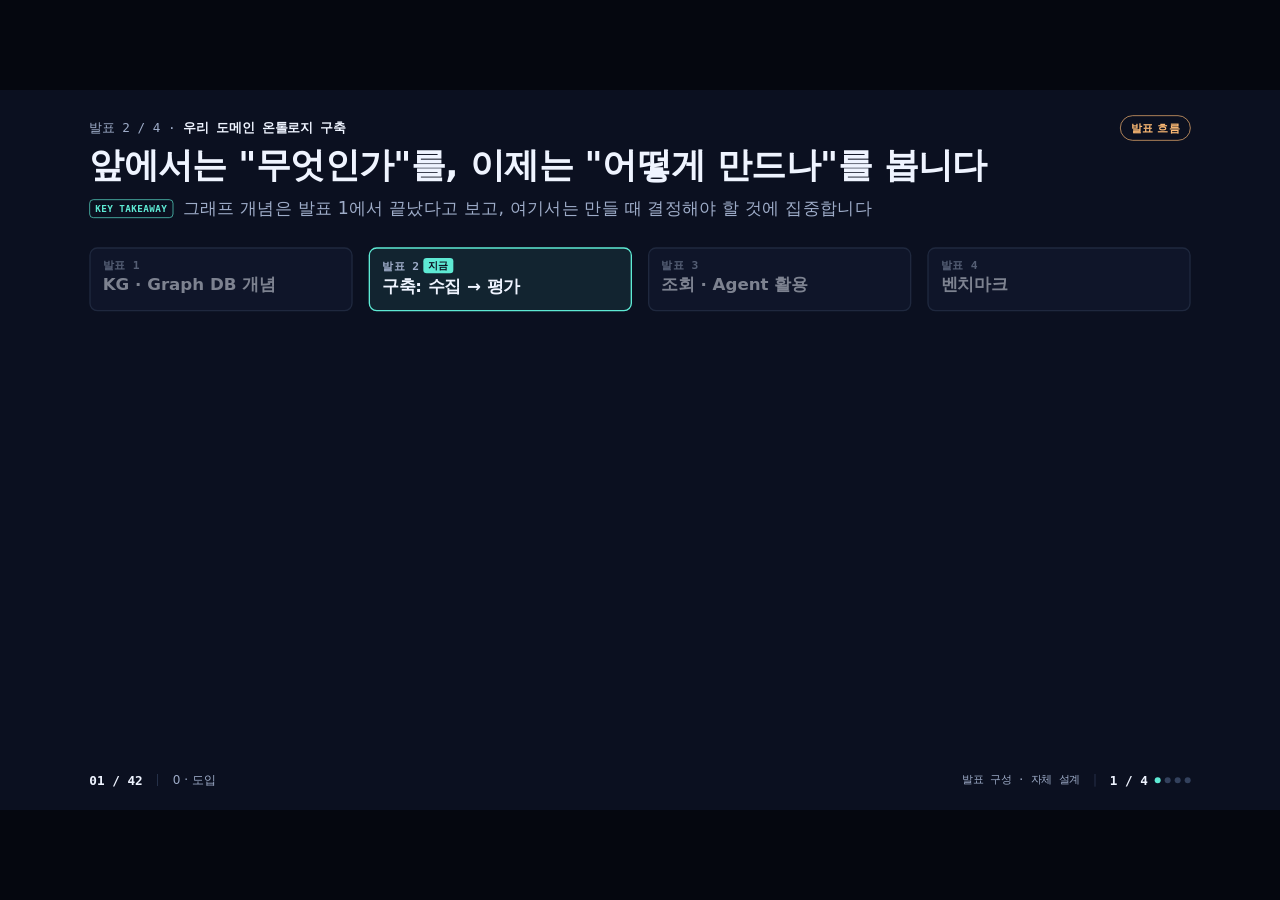
<file: presentation/index.html>
<!doctype html>
<html lang="ko">
<head>
<meta charset="utf-8">
<meta name="viewport" content="width=device-width, initial-scale=1">
<link rel="icon" href="data:,">
<title>Enterprise Brain · 발표 2 · 온톨로지 구축</title>
<link rel="stylesheet" href="css/tokens.css">
<link rel="stylesheet" href="css/frame.css">
<link rel="stylesheet" href="css/components.css">
<link rel="stylesheet" href="css/motion.css">
<link rel="stylesheet" href="css/v3.css">
<link rel="stylesheet" href="css/readable.css">
</head>
<body>
<!-- shared arrow markers -->
<svg width="0" height="0" style="position:absolute" aria-hidden="true">
  <defs>
    <marker id="ar-green" viewBox="0 0 10 10" refX="8.5" refY="5" markerWidth="12" markerHeight="12" markerUnits="userSpaceOnUse" orient="auto"><path d="M0,0 L10,5 L0,10 z" fill="#34D399"/></marker>
    <marker id="ar-blue" viewBox="0 0 10 10" refX="8.5" refY="5" markerWidth="12" markerHeight="12" markerUnits="userSpaceOnUse" orient="auto"><path d="M0,0 L10,5 L0,10 z" fill="#60A5FA"/></marker>
    <marker id="ar-purple" viewBox="0 0 10 10" refX="8.5" refY="5" markerWidth="12" markerHeight="12" markerUnits="userSpaceOnUse" orient="auto"><path d="M0,0 L10,5 L0,10 z" fill="#B794F4"/></marker>
    <marker id="ar-orange" viewBox="0 0 10 10" refX="8.5" refY="5" markerWidth="12" markerHeight="12" markerUnits="userSpaceOnUse" orient="auto"><path d="M0,0 L10,5 L0,10 z" fill="#FDBA74"/></marker>
    <marker id="ar-red" viewBox="0 0 10 10" refX="8.5" refY="5" markerWidth="12" markerHeight="12" markerUnits="userSpaceOnUse" orient="auto"><path d="M0,0 L10,5 L0,10 z" fill="#FB7185"/></marker>
    <marker id="ar-mint" viewBox="0 0 10 10" refX="8" refY="5" markerWidth="15" markerHeight="15" markerUnits="userSpaceOnUse" orient="auto"><path d="M0,0 L10,5 L0,10 z" fill="#5EEAD4"/></marker>
    <marker id="ar-sub" viewBox="0 0 10 10" refX="8.5" refY="5" markerWidth="12" markerHeight="12" markerUnits="userSpaceOnUse" orient="auto"><path d="M0,0 L10,5 L0,10 z" fill="#9EACC8"/></marker>
    <marker id="ar-gray" viewBox="0 0 10 10" refX="8.5" refY="5" markerWidth="12" markerHeight="12" markerUnits="userSpaceOnUse" orient="auto"><path d="M0,0 L10,5 L0,10 z" fill="#7C8AA8"/></marker>
    <marker id="ar-line" viewBox="0 0 10 10" refX="8.5" refY="5" markerWidth="12" markerHeight="12" markerUnits="userSpaceOnUse" orient="auto"><path d="M0,0 L10,5 L0,10 z" fill="#4A5A7C"/></marker>
    <marker id="ar-fg" viewBox="0 0 10 10" refX="8.5" refY="5" markerWidth="12" markerHeight="12" markerUnits="userSpaceOnUse" orient="auto"><path d="M0,0 L10,5 L0,10 z" fill="#EFF4FF"/></marker>
  </defs>
</svg>
<div class="stage" id="stage"></div>

<script src="js/engine/helpers.js"></script>
<script src="js/engine/render.js"></script>
<script src="js/engine/helpers-v3.js"></script>
<script src="js/deck.js"></script>
<script src="js/engine/nav.js"></script>
</body>
</html>
</file>
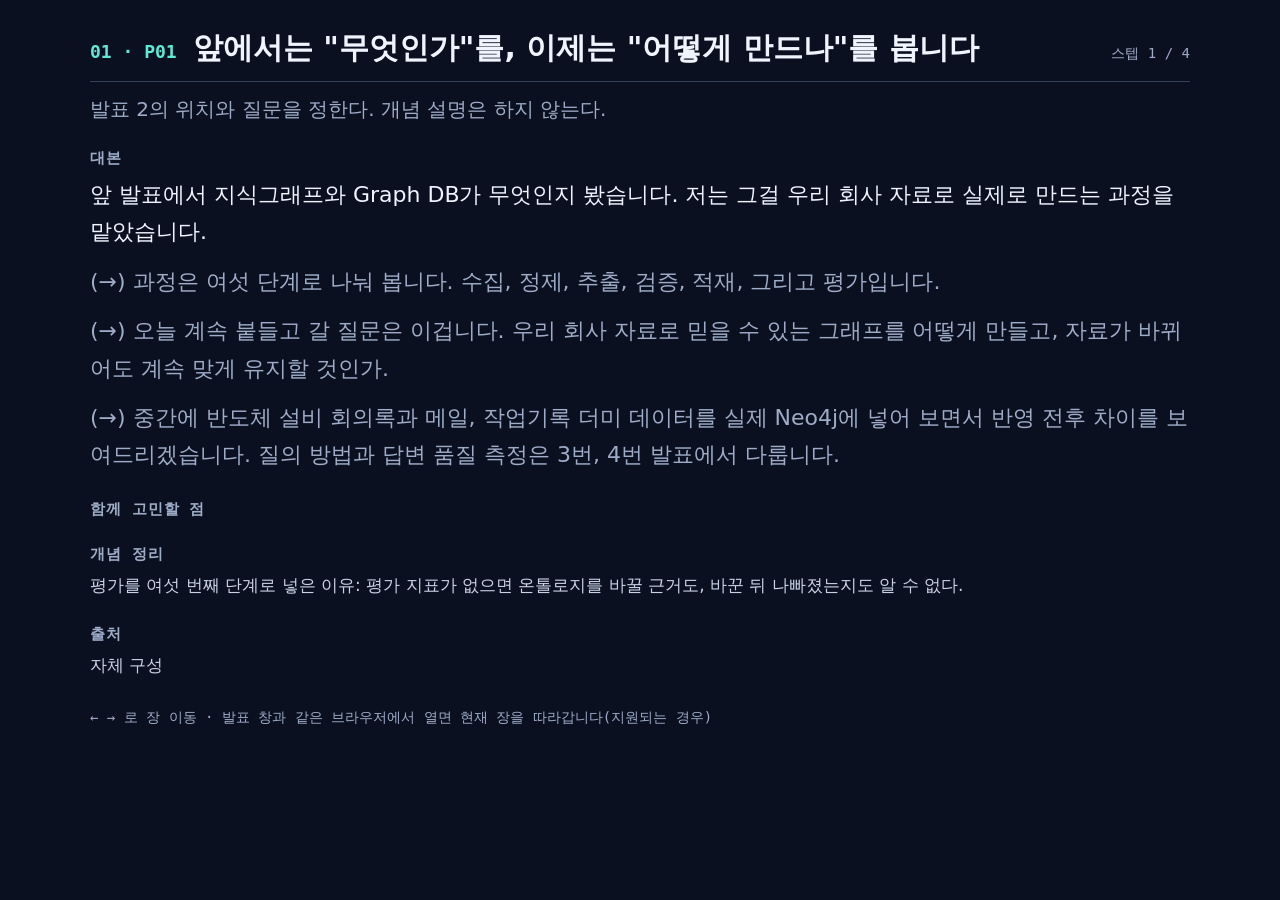
<file: presentation/notes.html>
<!doctype html>
<html lang="ko">
<head>
<meta charset="utf-8">
<meta name="viewport" content="width=device-width, initial-scale=1">
<link rel="icon" href="data:,">
<title>발표자 노트 · 발표 2</title>
<link rel="stylesheet" href="css/tokens.css">
<style>
  html,body{margin:0;background:#0B1020;color:#EFF4FF;font-family:var(--sans)}
  main{max-width:1100px;margin:0 auto;padding:28px 32px 80px}
  header{display:flex;align-items:baseline;gap:16px;border-bottom:1.5px solid #33415D;padding-bottom:12px}
  header .id{font:700 18px var(--mono);color:#5EEAD4}
  header h1{font-size:30px;margin:0}
  header .sync{margin-left:auto;font:14px var(--mono);color:#9EACC8}
  .convey{font-size:20px;color:#9EACC8;margin:14px 0 22px}
  h2{font:600 15px var(--mono);color:#9EACC8;text-transform:uppercase;letter-spacing:.06em;margin:26px 0 8px}
  .script p{font-size:22px;line-height:1.7;margin:0 0 12px;color:#9EACC8}
  .script p.cur{color:#EFF4FF}
  .md{font-size:17px;line-height:1.6;color:#C9D3E8;white-space:pre-wrap}
  .help{font:14px var(--mono);color:#9EACC8;margin-top:30px}
</style>
</head>
<body>
<main>
  <header><span class="id" id="id"></span><h1 id="title"></h1><span class="sync" id="sync"></span></header>
  <div class="convey" id="convey"></div>
  <h2>대본</h2><div class="script" id="script"></div>
  <h2>함께 고민할 점</h2><div class="md" id="discuss"></div>
  <h2>개념 정리</h2><div class="md" id="concept"></div>
  <h2>출처</h2><div class="md" id="src"></div>
  <div class="help">← → 로 장 이동 · 발표 창과 같은 브라우저에서 열면 현재 장을 따라갑니다(지원되는 경우)</div>
</main>
<!-- 노트는 각 슬라이드 파일(js/slides/<id>.js)의 notes에 있습니다. 순서는 js/deck.js의 ORDER. -->
<script src="js/engine/helpers.js"></script>
<script src="js/engine/render.js"></script>
<script src="js/engine/helpers-v3.js"></script>
<script src="js/deck.js"></script>
<script>
(function () {
  const slides = DECK.ordered();
  const ids = slides.map(s => s.id);
  let i = 0, step = 1;
  const esc = s => String(s || '').replace(/[&<>]/g, c => ({ '&': '&amp;', '<': '&lt;', '>': '&gt;' }[c]));
  const clean = s => esc(DECK.refs(s)).replace(/\*\*(.+?)\*\*/g, '$1').replace(/`([^`]+)`/g, '$1');
  const plain = s => String(s || '').replace(/<[^>]+>/g, '');
  function show() {
    const d = slides[i], n = d.notes || {};
    const script = Array.isArray(n.script) ? n.script : String(n.script || '').split('\n');
    document.getElementById('id').textContent = `${String(i + 1).padStart(2, '0')} · ${d.id}`;
    document.getElementById('title').textContent = plain(DECK.refs(d.title));
    document.getElementById('sync').textContent = `스텝 ${step} / ${d.steps}`;
    document.getElementById('convey').innerHTML = clean(n.convey);
    let k = 1;
    document.getElementById('script').innerHTML = script.map((l, j) => {
      if (j > 0 && String(l).startsWith('(→)')) k++;
      return `<p class="${k === step ? 'cur' : ''}">${clean(l)}</p>`;
    }).join('');
    document.getElementById('discuss').innerHTML = clean(n.discuss);
    document.getElementById('concept').innerHTML = clean(n.concept);
    document.getElementById('src').innerHTML = clean(n.src);
  }
  function go(id, s) { const k = ids.indexOf(id); if (k >= 0) { if (k !== i) scrollTo(0, 0); i = k; step = s || 1; show(); } }
  document.addEventListener('keydown', e => {
    if (e.key === 'ArrowRight') { i = Math.min(ids.length - 1, i + 1); step = 1; scrollTo(0, 0); show(); }
    if (e.key === 'ArrowLeft') { i = Math.max(0, i - 1); step = 1; scrollTo(0, 0); show(); }
  });
  try { const ch = new BroadcastChannel('eb-deck'); ch.onmessage = e => go(e.data.id, e.data.step); } catch (e) {}
  addEventListener('storage', e => { if (e.key === 'eb-deck-pos') try { const v = JSON.parse(e.newValue); go(v.id, v.step); } catch (x) {} });
  try { const v = JSON.parse(localStorage.getItem('eb-deck-pos')); if (v) { const k = ids.indexOf(v.id); if (k >= 0) { i = k; step = v.step; } } } catch (e) {}
  show();
})();
</script>
</body>
</html>
</file>
<file: presentation/css/tokens.css>
:root{
  --bg:#0B1020; --fg:#EFF4FF; --sub:#9EACC8; --line:#33415D; --panel:#0F162B; --node:#131B33; --gray:#7C8AA8;
  --blue:#60A5FA; --purple:#B794F4; --green:#34D399; --orange:#FDBA74; --red:#FB7185; --mint:#5EEAD4;
  --sans:"Pretendard","Pretendard Variable","Malgun Gothic","Apple SD Gothic Neo","Noto Sans KR",system-ui,sans-serif;
  --mono:"JetBrains Mono","D2Coding","Cascadia Mono",Consolas,"Malgun Gothic",monospace;
  --t-fast:.28s;
}
</file>
<file: presentation/css/frame.css>
html,body{margin:0;height:100%;background:#05070F;overflow:hidden;font-family:var(--sans);color:var(--fg)}
.stage{position:absolute;left:50%;top:50%;width:1920px;height:1080px;transform-origin:center center;background:var(--bg);overflow:hidden}
.slide{position:absolute;inset:0;display:none}
.slide.active{display:block}

.topbar{position:absolute;left:134px;right:134px;top:40px;height:32px;display:flex;justify-content:space-between;align-items:center;font:16px/1 var(--mono);color:var(--sub)}
.topbar b{color:var(--fg);font-weight:600}
.badge-sim{border:1.5px solid var(--orange);color:var(--orange);border-radius:999px;padding:7px 14px;font:600 15px/1 var(--sans);white-space:nowrap}
.title{position:absolute;left:134px;right:134px;top:84px;margin:0;font:700 48px/1.15 var(--sans);letter-spacing:-.01em}
.takeaway{position:absolute;left:134px;right:134px;top:158px;margin:0;font:400 23px/1.35 var(--sans);color:var(--sub);display:flex;gap:14px;align-items:center}
.takeaway .k{flex:none;font:600 13px/1 var(--mono);color:var(--mint);border:1.5px solid var(--mint);border-radius:6px;padding:6px 8px;letter-spacing:.04em;text-transform:uppercase}
.footer{position:absolute;left:134px;right:134px;bottom:30px;height:30px;display:flex;align-items:center;gap:22px;font:16px/1 var(--sans);color:var(--sub)}
.footer .pg{font:600 17px/1 var(--mono);color:var(--fg)}
.footer .sec{padding-left:22px;border-left:1.5px solid var(--line)}
.footer .src{margin-left:auto;font:14px/1 var(--mono);color:var(--sub);max-width:980px;white-space:nowrap;overflow:hidden;text-overflow:ellipsis}
.footer .step{display:flex;align-items:center;gap:10px;font:600 17px/1 var(--mono);color:var(--fg);padding-left:22px;border-left:1.5px solid var(--line)}
.dots{display:flex;gap:6px}
.dots i{width:9px;height:9px;border-radius:50%;background:var(--line)}
.dots i.on{background:var(--mint)}
.body{position:absolute;inset:0}
.badge-err:not(:empty){display:inline-block;margin-right:12px;background:var(--red,#FB7185);color:#111;border-radius:999px;padding:7px 14px;font:700 15px/1 var(--sans);cursor:help}
</file>
<file: presentation/css/components.css>
/* ---------- layout primitives ---------- */
.abs{position:absolute;box-sizing:border-box}
svg.ov{position:absolute;inset:0;width:1920px;height:1080px;overflow:visible;pointer-events:none}
svg text{font-family:var(--sans);fill:var(--fg)}

/* ---------- text ---------- */
.mono{font-family:var(--mono)}
.sub{color:var(--sub)} .dim{color:var(--line)}
.b{font-weight:700} .sb{font-weight:600}
.s14{font-size:14px}.s15{font-size:15px}.s16{font-size:16px}.s17{font-size:17px}.s18{font-size:18px}.s19{font-size:19px}.s20{font-size:20px}
.s22{font-size:22px}.s24{font-size:24px}.s26{font-size:26px}.s28{font-size:28px}.s30{font-size:30px}.s34{font-size:34px}.s40{font-size:40px}.s56{font-size:56px}
.c-green{color:var(--green)}.c-blue{color:var(--blue)}.c-purple{color:var(--purple)}.c-orange{color:var(--orange)}.c-red{color:var(--red)}.c-mint{color:var(--mint)}.c-fg{color:var(--fg)}.c-sub{color:var(--sub)}.c-bg{color:var(--bg)}
.lh{line-height:1.45}
.center{text-align:center}
.t{font-size:18px;line-height:1.45}

/* ---------- cards ---------- */
.card{background:var(--node);border:2px solid var(--line);border-radius:12px;padding:14px 18px;line-height:1.4}
.card.flat{background:transparent}
.card.panel{background:var(--panel)}
.card h4{margin:0 0 6px;font:700 21px/1.25 var(--sans)}
.card h5{margin:0 0 4px;font:600 15px/1.2 var(--mono);color:var(--sub);letter-spacing:.02em}
.card p{margin:2px 0;font-size:17px;color:var(--sub)}
.card .big{font:700 28px/1.2 var(--sans);color:var(--fg)}
.tone-green{border-color:var(--green)}.tone-blue{border-color:var(--blue)}.tone-purple{border-color:var(--purple)}
.tone-orange{border-color:var(--orange)}.tone-red{border-color:var(--red)}.tone-mint{border-color:var(--mint)}.tone-gray{border-color:var(--gray)}
.tone-ghost{border-style:dashed;border-color:var(--line);background:transparent}
.card.fill-mint{background:rgba(94,234,212,.09)}
.card.fill-red{background:rgba(251,113,133,.08)}
.card.fill-orange{background:rgba(253,186,116,.08)}
.card.fill-blue{background:rgba(96,165,250,.08)}
.dashed{border-style:dashed !important}
.dotted{border-style:dotted !important}

/* ---------- chips ---------- */
.chip{display:inline-block;padding:4px 10px;border-radius:7px;font:600 16px/1.25 var(--mono);border:1.8px solid var(--line);color:var(--fg);white-space:nowrap;vertical-align:middle;margin:2px 3px 2px 0}
.chip.cand{border-color:var(--blue);border-style:dashed;background:rgba(96,165,250,.10)}
.chip.ok{border-color:var(--mint);background:var(--mint);color:var(--bg)}
.chip.okl{border-color:var(--mint);color:var(--mint)}
.chip.rej{border-color:var(--red);border-style:dashed;color:var(--red)}
.chip.hold{border-color:var(--orange);border-style:dotted;color:var(--orange)}
.chip.src{border-color:var(--green);color:var(--green)}
.chip.llm{border-color:var(--blue);color:var(--blue)}
.chip.prog{border-color:var(--purple);color:var(--purple)}
.chip.gray{border-color:var(--gray);color:var(--sub)}
.chip.solid-red{border-color:var(--red);background:var(--red);color:var(--bg)}
.chip.sans{font-family:var(--sans)}
.chip.lg{font-size:19px;padding:6px 12px}
.chip.sm{font-size:14px;padding:3px 8px}
.strike-on{text-decoration:line-through;text-decoration-thickness:2px;opacity:.55}

/* ---------- graph nodes ---------- */
.node{display:flex;flex-direction:column;align-items:center;justify-content:center;text-align:center;background:var(--node);border:2px solid var(--gray);border-radius:12px;line-height:1.2;transition:border-color var(--t-fast),border-width var(--t-fast),box-shadow var(--t-fast)}
.node .l{font:700 21px/1.2 var(--sans)}
.node .s{font-size:15px;color:var(--sub);margin-top:4px}
.node.new{border:3.5px solid var(--mint);background:rgba(94,234,212,.10)}
.node.new .l{color:var(--mint)}
.node.ghost{border:2px dashed var(--line);background:transparent;color:var(--sub)}
.node.hl{border-color:var(--fg);border-width:3.5px}
.node.messy{border-color:var(--blue);border-style:dashed;background:rgba(96,165,250,.06)}
.pill{display:flex;align-items:center;justify-content:center;border-radius:999px;background:var(--panel);border:1.5px solid var(--line);font:600 14px/1 var(--mono);color:var(--sub);white-space:nowrap;padding:5px 10px;transform:translate(-50%,-50%)}
.pill.new{border:2px solid var(--mint);color:var(--mint)}
.pill.red{border:2px dashed var(--red);color:var(--red)}
.pill.solid{background:var(--mint);border-color:var(--mint);color:var(--bg);font-family:var(--sans);font-weight:700;font-size:16px}
.ring{border:3px dashed var(--red);border-radius:16px}
.num{display:inline-flex;align-items:center;justify-content:center;width:30px;height:30px;border-radius:50%;background:var(--red);color:var(--bg);font:700 16px/1 var(--mono)}
.num.mint{background:var(--mint)} .num.orange{background:var(--orange)} .num.blue{background:var(--blue)} .num.gray{background:var(--gray)}

/* ---------- svg lines ---------- */
.ln{fill:none;stroke-linecap:round}
.ln.c-green{stroke:var(--green)}.ln.c-blue{stroke:var(--blue)}.ln.c-purple{stroke:var(--purple)}.ln.c-orange{stroke:var(--orange)}
.ln.c-red{stroke:var(--red)}.ln.c-mint{stroke:var(--mint)}.ln.c-sub{stroke:var(--sub)}.ln.c-gray{stroke:var(--gray)}.ln.c-line{stroke:#4A5A7C}.ln.c-fg{stroke:var(--fg)}
.ln.dash{stroke-dasharray:9 7}
.ln.dot{stroke-dasharray:2 7}
.ln.gray-hl{stroke:var(--fg)}

/* ---------- tables ---------- */
table.tb{border-collapse:separate;border-spacing:0;width:100%;font-size:17px;line-height:1.35}
table.tb th{font:600 15px/1.2 var(--mono);color:var(--sub);text-align:left;padding:8px 12px;border-bottom:1.5px solid var(--line)}
table.tb td{padding:9px 12px;border-bottom:1px solid #222c45;vertical-align:top}
table.tb td.k{font-weight:700;white-space:nowrap}
table.tb tr.hl td{background:rgba(94,234,212,.07)}
table.tb.tight td{padding:6px 10px}

/* ---------- quotes / marks ---------- */
.quote{font-size:21px;line-height:1.5;border-left:4px solid var(--green);padding:4px 0 4px 16px}
.quote .n{font:600 14px var(--mono);color:var(--sub);margin-right:8px}
.mk{background-image:linear-gradient(transparent 58%,rgba(253,186,116,.0) 58%);background-repeat:no-repeat;background-size:100% 100%;transition:background-image var(--t-fast),color var(--t-fast);border-radius:2px}
.mk.on{background-image:linear-gradient(transparent 55%,rgba(253,186,116,.42) 55%)}
.mk.on.red{background-image:linear-gradient(transparent 55%,rgba(251,113,133,.45) 55%)}
.mk.on.mint{background-image:linear-gradient(transparent 55%,rgba(94,234,212,.38) 55%)}
.mk.on.blue{background-image:linear-gradient(transparent 55%,rgba(96,165,250,.40) 55%)}
.tag{display:inline-block;font:700 13px/1 var(--sans);padding:4px 7px;border-radius:5px;margin-left:6px;vertical-align:2px;color:var(--bg)}
.tag.mint{background:var(--mint)} .tag.orange{background:var(--orange)} .tag.red{background:var(--red)} .tag.blue{background:var(--blue)} .tag.gray{background:var(--gray)} .tag.purple{background:var(--purple)}
pre.code{margin:0;font:17px/1.42 var(--mono);color:var(--fg);white-space:pre}
pre.code .k{color:var(--purple)} pre.code .s{color:var(--green)} pre.code .p{color:var(--orange)}

/* ---------- misc ---------- */
.lane-h{display:flex;align-items:baseline;gap:10px;padding-bottom:8px;border-bottom:1.5px solid var(--line);margin-bottom:10px}
.lane-h .no{font:600 18px var(--mono);color:var(--line)}
.lane-h .nm{font:700 26px var(--sans);color:var(--sub)}
.lane-h .ac{margin-left:auto;font:14px var(--mono);color:var(--line)}
.lane{border:2px dashed var(--line);border-radius:16px;padding:14px 16px;background:transparent;transition:border-color var(--t-fast)}
.lane.on{border-style:solid;border-color:var(--lc)}
.lane.on .no{color:var(--lc)} .lane.on .nm{color:var(--fg)} .lane.on .ac{color:var(--sub)}
.arrow-txt{font:600 15px var(--sans);color:var(--sub)}
.stamp{display:inline-block;font:800 18px/1 var(--sans);padding:6px 12px;border:3px solid;border-radius:8px;transform:rotate(-6deg)}
.stamp.ok{color:var(--mint);border-color:var(--mint)} .stamp.rej{color:var(--red);border-color:var(--red)} .stamp.hold{color:var(--orange);border-color:var(--orange)}
.block{color:var(--red);font:700 18px var(--sans)}
.bar{height:10px;border-radius:5px;background:var(--mint)}
.kv{font:17px/1.6 var(--mono)} .kv .k{color:var(--sub)} .kv .v{color:var(--fg)}
.row{display:flex;gap:10px;align-items:center}
.col{display:flex;flex-direction:column;gap:8px}
.ul{margin:0;padding-left:20px} .ul li{margin:3px 0}

.faded{opacity:.5}
.ln.red-on{stroke:var(--red);stroke-width:3.5}
.row-rej{background:rgba(251,113,133,.09)}
.row-hold{background:rgba(253,186,116,.08)}
.focusrow{opacity:1 !important}
.stair{transition-property:opacity;}
</file>
<file: presentation/css/motion.css>
/* step visibility + focus (A-3) */
[data-v],[data-tr]{transition:opacity var(--t-fast) ease, transform .45s cubic-bezier(.3,.7,.2,1)}
.off{opacity:0 !important;pointer-events:none}
.is-past{opacity:.42}
.gone{opacity:0 !important;transition:opacity .2s ease .32s, transform .45s cubic-bezier(.3,.7,.2,1) !important}
/* draw: path with pathLength=1 */
path.draw{stroke-dasharray:1 1;stroke-dashoffset:0;transition:stroke-dashoffset .55s ease, opacity .15s}
path.draw.off{stroke-dashoffset:1}
/* pulse once on new */
@keyframes pulse1{0%{box-shadow:0 0 0 0 rgba(94,234,212,.55)}100%{box-shadow:0 0 0 14px rgba(94,234,212,0)}}
.is-new.pulse{animation:pulse1 .7s ease-out 1}
/* zoom (background cloud) */
.zoomable{transition:transform .6s cubic-bezier(.3,.7,.2,1), opacity .45s}
/* snap: finish running transitions instantly */
.instant *,.instant{transition:none !important;animation:none !important}
/* OS의 '동작 줄이기' 설정과 상관없이 효과를 켭니다. 끄려면 주소 끝에 ?motion=off */
.still *,.still *::before,.still *::after{transition:none !important;animation:none !important}
.zoomable.zoomed{transform:scale(2.4);opacity:.08 !important}
</file>
<file: presentation/css/v3.css>
/* v3 deck additions */
.cb{display:flex;align-items:center;gap:10px;padding:0 16px;border:2px solid var(--line);border-radius:10px;background:var(--node);font:600 19px/1.25 var(--sans);transition:border-color var(--t-fast),background var(--t-fast),opacity var(--t-fast),transform .55s cubic-bezier(.3,.7,.2,1)}
.cb.t-blue{border-color:var(--blue)}.cb.t-green{border-color:var(--green)}.cb.t-orange{border-color:var(--orange)}.cb.t-purple{border-color:var(--purple)}.cb.t-mint{border-color:var(--mint)}.cb.t-red{border-color:var(--red)}
.cb.center{justify-content:center;text-align:center}
.hd{display:flex;align-items:baseline;gap:10px;margin-bottom:8px}
.hd .no{font:700 18px var(--mono)}
.hd .nm{font:700 30px var(--sans)}
.cbx{display:inline-block;width:22px;height:22px;border:2.5px solid var(--sub);border-radius:5px;vertical-align:-4px;margin-right:12px}
table.tb.big td{padding:13px 14px;font-size:18px}
table.tb.big th{font-size:16px;padding:10px 14px}
table.tb.mid td{padding:10px 12px;font-size:17px}
table.tb td.ctr,table.tb th.ctr{text-align:center}
pre.code.s15{font-size:15px}pre.code.s16{font-size:16px}pre.code.s18{font-size:18px}
pre.code .c{color:var(--sub)} pre.code .r{color:var(--red)} pre.code .m{color:var(--mint)}
.card .ul li{color:var(--fg)}
.card .ul.sub li{color:var(--sub)}
.big40{font:700 40px/1.3 var(--sans)}
.big34{font:700 34px/1.3 var(--sans)}
.kbd{display:inline-block;font:600 15px/1 var(--mono);border:1.5px solid var(--sub);border-radius:5px;padding:4px 7px;color:var(--fg)}
.ax{font:600 16px var(--mono);color:var(--sub);letter-spacing:.03em}
.cell{display:flex;flex-direction:column;justify-content:center;gap:8px}
.q{font:600 15px var(--mono);color:var(--orange)}
table.tb.xl td{padding:20px 16px;font-size:20px;line-height:1.4}
table.tb.xl th{font-size:17px;padding:10px 16px}
table.tb.lg td{padding:14px 14px;font-size:19px}
table.tb.lg th{font-size:16px;padding:10px 14px}
/* stage summary slides: highlighted "our choice" row */
table.tb tr.pick td{background:rgba(94,234,212,.10)}
table.tb tr.pick td:first-child{box-shadow:inset 5px 0 0 var(--mint)}
table.tb td.pick,table.tb th.pick{background:rgba(94,234,212,.14)}
.todo{margin:6px 0 0;padding-left:26px}
.todo li{margin:0 0 12px;color:var(--fg)}
.todo li b{display:block}
.todo li span{display:block;color:var(--sub);font-size:.88em;margin-top:2px}
</file>
<file: presentation/css/readable.css>
/* Readability pass: larger text everywhere (loaded last, overrides earlier sizes). */
.topbar{font-size:19px}
.badge-sim{font-size:17px;padding:8px 15px}
.title{font-size:52px}
.takeaway{font-size:26px;top:160px}
.takeaway .k{font-size:14px}
.footer{font-size:18px}
.footer .pg,.footer .step{font-size:19px}
.footer .src{font-size:16px}

.t{font-size:21px}
.s14{font-size:17px}.s15{font-size:18px}.s16{font-size:19px}.s17{font-size:20px}.s18{font-size:21px}.s19{font-size:22px}
.s20{font-size:23px}.s22{font-size:25px}.s24{font-size:27px}.s26{font-size:29px}.s28{font-size:31px}.s30{font-size:33px}.s34{font-size:36px}

.card{padding:14px 18px}
.card h4{font-size:25px}
.card h5{font-size:17px}
.card p{font-size:20px}
.card .big{font-size:31px}

.chip{font-size:19px;padding:4px 11px}
.chip.sm{font-size:16px;padding:3px 9px}
.chip.lg{font-size:22px;padding:6px 13px}
.cb{font-size:22px}
.pill{font-size:17px;padding:6px 12px}
.pill.solid{font-size:18px}
.node .l{font-size:23px}
.node .s{font-size:17px}
.tag{font-size:15px}
.stamp{font-size:21px}
.num{width:34px;height:34px;font-size:18px}

table.tb{font-size:20px}
table.tb th{font-size:17px}
table.tb.tight td{padding:7px 10px}
table.tb.mid td{font-size:20px}
table.tb.big td{font-size:21px}
table.tb.big th{font-size:18px}
table.tb.lg td{font-size:21px}
table.tb.lg th{font-size:18px}
table.tb.xl td{font-size:22px}
table.tb.xl th{font-size:18px}

pre.code{font-size:19px}
pre.code.s15{font-size:17px}pre.code.s16{font-size:18px}pre.code.s18{font-size:20px}
.kv{font-size:20px}
.quote{font-size:24px}
.ax{font-size:19px}
.kbd{font-size:17px}
.hd .nm{font-size:33px}
.lane-h .nm{font-size:29px}
</file>
